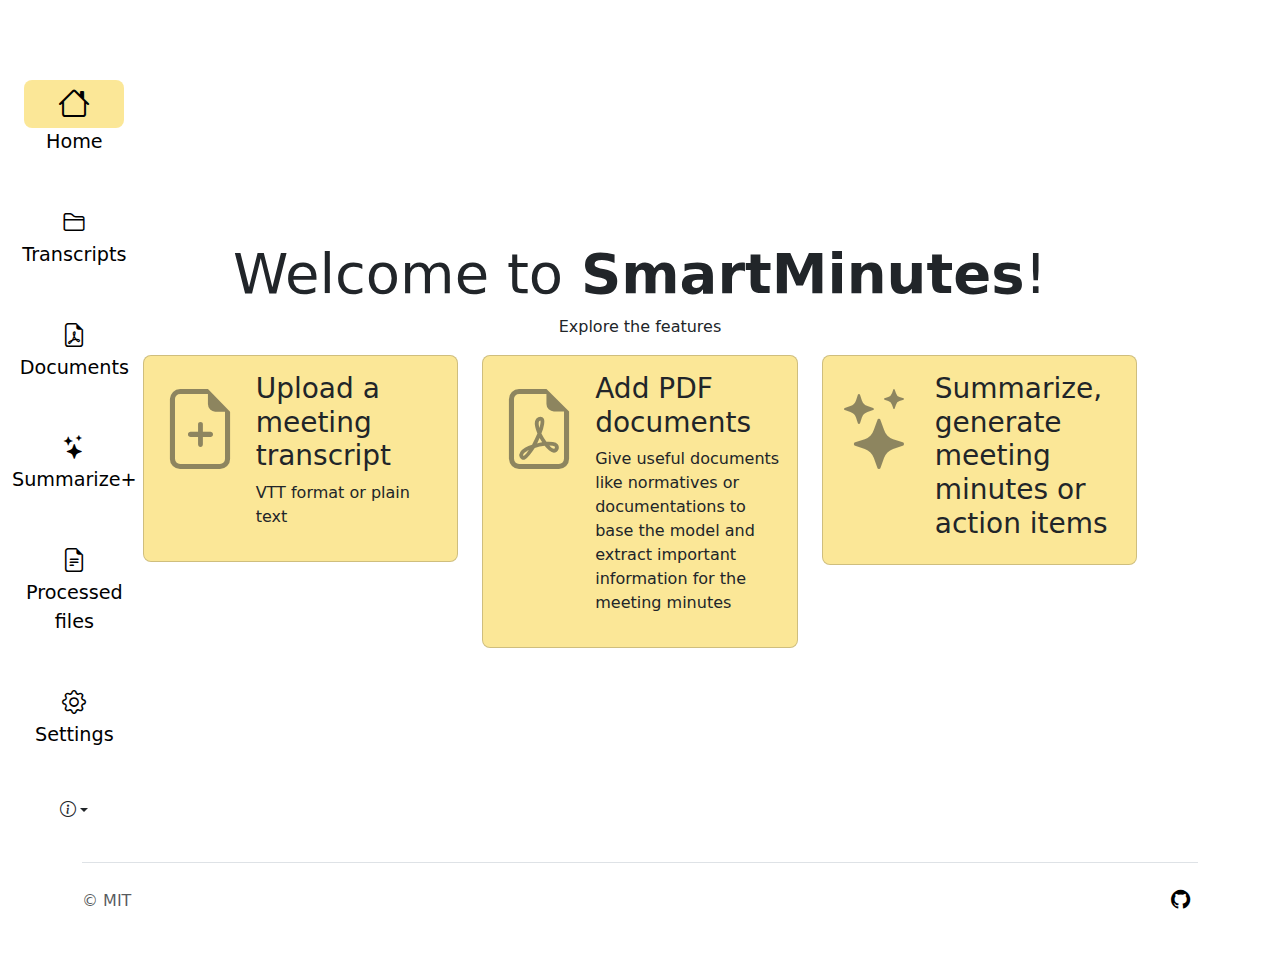
<file: frontend/index.html>
<!DOCTYPE html>
<html lang="en">
<head>
    <meta charset="UTF-8">
    <meta name="viewport" content="width=device-width, initial-scale=1.0">
    <title>SmartMinutes</title>
    <!-- Bootstrap CSS -->
    <link href="https://cdn.jsdelivr.net/npm/bootstrap@5.3.0/dist/css/bootstrap.min.css" rel="stylesheet">
    <link rel="stylesheet" href="https://cdn.jsdelivr.net/npm/bootstrap-icons@1.11.3/font/bootstrap-icons.min.css">
    <link rel="shortcut icon" href="favicon.ico" type="image/x-icon"/>
    
    <link rel="stylesheet" href="css/stylesheet.css">
</head>
<body>
    <div class="container-fluid">
        <div class="row">
            
            <!-- Sidebar -->
            <div class="col-sm-1 sidebar">
                <div class="d-flex flex-column sidebarColumn">
                    <a href="/" class="d-block p-3 link-dark text-decoration-none" title="" data-bs-toggle="tooltip" data-bs-placement="right" data-bs-original-title="Icon-only">
                        <span class="visually-hidden">Icon-only</span>
                    </a>
                    <ul class="nav nav-pills nav-flush flex-column mb-auto text-center">
                        <li class="nav-item">
                            <a id="navbarHome" href="index.html" onclick="loadHomePage(event, 'home.html')" class="nav-link py-3 navActive" aria-current="page" title="" data-bs-toggle="tooltip" data-bs-placement="right" data-bs-original-title="Home">
                                <div class="icon">
                                    <i class="bi bi-house" style="font-size: 2rem;"></i>
                                </div>
                                <p>Home</p>
                            </a>
                        </li>
                        <li>
                            <a id="navbarTranscripts" href="transcripts.html" onclick="loadTranscriptsPage(event, 'transcripts.html')" class="nav-link py-3" title="" data-bs-toggle="tooltip" data-bs-placement="right" data-bs-original-title="Dashboard">
                                <div class="icon">
                                    <i class="bi bi-folder2" style="font-size: 1.5rem;"></i>
                                </div>
                                <p>Transcripts</p>
                            </a>
                        </li>
                        <li>
                            <a id="navbarDocuments" href="documents.html" onclick="loadDocumentsPage(event, 'documents.html')" class="nav-link py-3" title="" data-bs-toggle="tooltip" data-bs-placement="right" data-bs-original-title="Orders">
                                <div class="icon">
                                    <i class="bi bi-file-earmark-pdf" style="font-size: 1.5rem;"></i>
                                </div>
                                <p>Documents</p>
                            </a>
                        </li>
                        <li class="nav-item"></li>
                            <a id="navbarSummarize" href="summarize_home.html" onclick="loadSummarizeHomePage(event, 'summarize_home.html')" class="nav-link py-3" title="" data-bs-toggle="tooltip" data-bs-placement="right" data-bs-original-title="Orders">
                                <div class="icon">
                                    <i class="bi bi-stars" style="font-size: 1.5rem;"></i>
                                </div>
                                <p>Summarize+</p>
                            </a>
                        </li>
                        <li>
                        <a id="navbarProcessedFiles" href="processed_files.html" onclick="loadProcessedFilesPage(event, 'processed_files.html')" class="nav-link py-3" title="" data-bs-toggle="tooltip" data-bs-placement="right" data-bs-original-title="Products">
                            <div class="icon">
                                <i class="bi bi-file-earmark-text" style="font-size: 1.5rem;"></i>
                            </div>
                            <p>Processed files</p>
                        </a>
                        </li>
                        <li>
                        <a id="navbarSettings" href="documents.html" onclick="loadSettingsPage(event, 'settings.html')" class="nav-link py-3" title="" data-bs-toggle="tooltip" data-bs-placement="right" data-bs-original-title="Customers">
                            <div class="icon">
                                <i class="bi bi-gear" style="font-size: 1.5rem;"></i>
                            </div>
                            <p>Settings</p>
                        </a>
                        </li>
                        <li>
                        <div class="dropdown">
                            <a href="#" class="d-flex align-items-center justify-content-center p-3 link-dark text-decoration-none dropdown-toggle" id="dropdownUser3" data-bs-toggle="dropdown" aria-expanded="false">
                                <i class="bi bi-info-circle"></i>
                            </a>
                                <ul class="dropdown-menu text-small shadow" aria-labelledby="dropdownUser3">
                                    <li><a class="dropdown-item" href="#">Download documentation</a></li>
                                    <li><hr class="dropdown-divider"></li>
                                    <li><a class="dropdown-item" href="#">Design inspired by gpt4all</a></li>
                                </ul>
                            </div>
                        </li>
                    </ul>
                </div>
            </div>

            <div class="col-md-10" id="content">
                <div class="mt-center">
                    <div class="container d-flex justify-content-center align-items-center">
                        <h1>Welcome to <strong>SmartMinutes</strong>!</h1>
                    </div>
                    <div class="container d-flex justify-content-center align-items-center">
                        <p>Explore the features</p>
                    </div>
                </div>
                

                <!-- Main Content -->
                <div class="container d-flex justify-content-center align-items-center">
                    <div class="row w-100">
                        <div class="col-md-4">
                            <div class="card mb-4 box-shadow promo-card" onclick="loadTranscriptsPage(event, 'transcripts.html')">
                                <div class="card-body vh-25 d-flex">
                                    <div class="align-items-center">
                                        <i class="bi bi-file-earmark-plus" style="font-size: 80px; opacity: 0.5; margin-right: 1rem;"></i>
                                    </div>
                                    <div>
                                        <h3 class="card-title pricing-card-title">Upload a meeting transcript</h3>
                                        <p> VTT format or plain text </p>
                                    </div>
                                </div>
                            </div>
                        </div>
                        <div class="col-md-4">
                            <div class="card mb-4 box-shadow promo-card">
                                <div class="card-body vh-25 d-flex">
                                    <div class="align-items-center">
                                        <i class="bi bi-file-earmark-pdf" style="font-size: 80px; opacity: 0.5; margin-right: 1rem;"></i>
                                    </div>
                                    <div>
                                        <h3 class="card-title pricing-card-title">Add PDF documents</h3>
                                        <p> Give useful documents like normatives or documentations to base the model and extract important information for the meeting minutes </p>
                                    </div>
                                </div>
                            </div>
                        </div>
                        <div class="col-md-4">
                            <div class="card mb-4 box-shadow promo-card" onclick="loadSummarizeHomePage(event, 'summarize_home.html')">
                                <div class="card-body vh-25 d-flex">
                                    <div class="align-items-center">
                                        <i class="bi bi-stars" style="font-size: 80px; opacity: 0.5; margin-right: 1rem;"></i>
                                    </div>
                                    <div>
                                        <h3 class="card-title pricing-card-title">Summarize, generate meeting minutes or action items</h3>
                                    </div>
                                </div>
                            </div>
                        </div>
                    </div>
                </div>
            </div>
        </div>
    </div>
    <div class="container">
        <footer class="d-flex flex-wrap justify-content-between align-items-center py-3 my-4 border-top">
            <p class="col-md-4 mb-0 text-body-secondary">© MIT</p>
            <ul class="nav col-md-4 justify-content-end">
                <li class="nav-item"><a href="https://github.com/lucasandre22/tcc" class="nav-link px-2 text-body-secondary"><i class="bi bi-github"></i></a></li>
            </ul>
        </footer>
    </div>

    <!-- Bootstrap JS -->
    <script src="https://cdn.jsdelivr.net/npm/@popperjs/core@2.11.6/dist/umd/popper.min.js"></script>
    <script src="https://cdn.jsdelivr.net/npm/bootstrap@5.3.0/dist/js/bootstrap.bundle.min.js"></script>
    <script src="https://code.jquery.com/jquery-3.5.1.slim.min.js"></script>
    <script src="https://maxcdn.bootstrapcdn.com/bootstrap/4.5.2/js/bootstrap.min.js"></script>
    <script src="./js/script.js"></script>
</body>
</html>
</file>
<file: frontend/css/stylesheet.css>
.sidebarIcon {
    font-size: 2rem;
}
.nav-link:hover {
    background-color: #f6c500b8;
}
.nav-link i, .nav-link p {
    color: black;
    font-size: 120%;
}
.sidebarColumn {
    width: 4.5rem;
    margin-top: 2rem;
}
.navActive .icon {
    background-color: #f6c50068;
    border-radius: 8px;
    width: 80%;
    margin-left: 10%;
}
.sidebar .nav-item {
    padding: 0;
}
.sidebar .nav-link {
    padding: 0px;
}
.promo-card {
    background-color: #f6c50068;
    border-radius: 8px;
}
.promo-card:hover {
    background-color: #f6c500b8;
    cursor: pointer;
}
button:hover {
    background-color: #f6c500b8;
}
.mt-center {
    margin-top: 15rem;
}
h1 {
    font-size: 3.5rem;
}
footer a {
    border-radius: 8px;
}

/*Documents and transcript*/
.promo-card-upload {
    background-color: #f6c50068;
    border-radius: 8px;
    border-style: dashed;
    border-color: black;
    border-width: 2px;
}
.promo-card-upload:hover {
    background-color: #f6c500b8;
    cursor: pointer;
}

.card-list-files {
    background-color: #f6c50068;
    border-radius: 8px;
    border-color: black;
    border-width: 2px;
}

.table-card {
    background-color: #f6c50068;
    border-radius: 8px;
}

#uploadCard.drag-over {
    background-color: lightblue !important;
    border-color: blue !important;
}

.range-label {

}

.slider::-webkit-slider-thumb, .slider::-moz-range-thumb {
    background-color: #f6c500b8;
}

.slider::-webkit-slider-thumb:hover, input[type="range"]::-moz-range-thumb:hover {
    background: #f6c500b8; /* Darker blue on hover */
}

.btn-primary {
    color: black !important;
    background-color: #f6c50068!important;
    border-color: black !important;
}

.go-back-arrow:hover {
    cursor: pointer;
}
</file>
